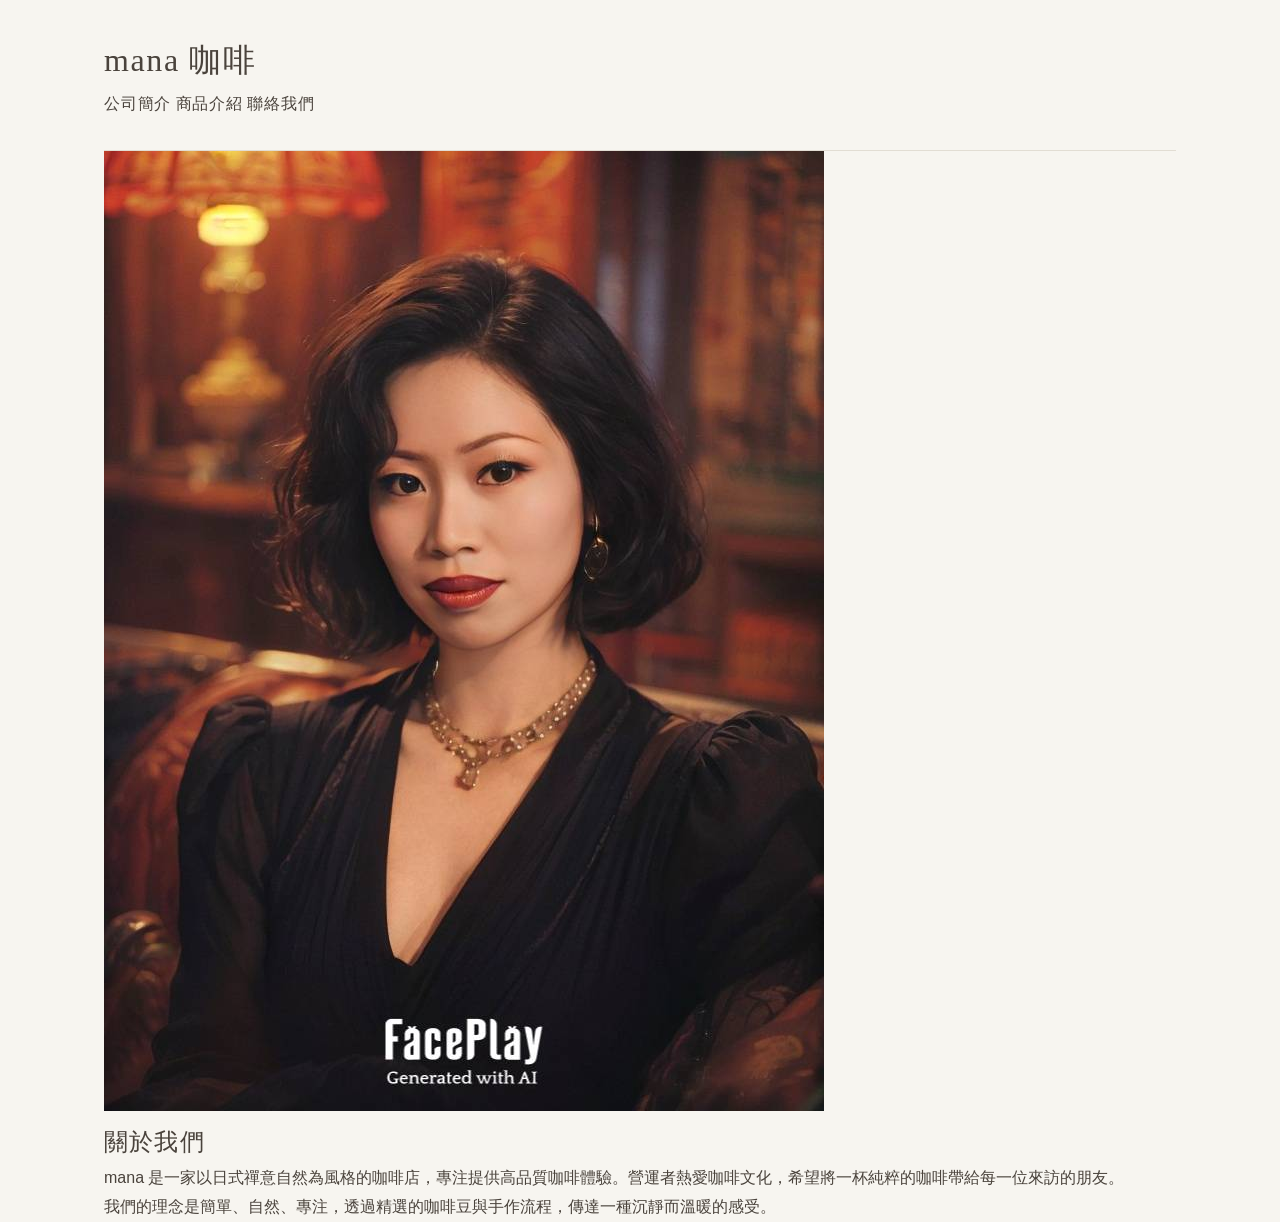
<file: about.html>
<!DOCTYPE html>
<html lang="zh-Hant">
<head>
    <meta charset="UTF-8">
    <meta name="viewport" content="width=device-width, initial-scale=1.0">
    <title>mana - 公司簡介</title>
    <link rel="stylesheet" href="css/style.css">
</head>
<body>
    <div class="container">
        <header>
            <h1>mana 咖啡</h1>
            <nav>
                <a href="about.html">公司簡介</a>
                <a href="products.html">商品介紹</a>
                <a href="contact.html">聯絡我們</a>
            </nav>
        </header>

        <section class="profile">
            <img src="images/owner.jpg" alt="營運者照片">
            <div>
                <h2>關於我們</h2>
                <p>mana 是一家以日式禪意自然為風格的咖啡店，專注提供高品質咖啡體驗。營運者熱愛咖啡文化，希望將一杯純粹的咖啡帶給每一位來訪的朋友。</p>
                <p>我們的理念是簡單、自然、專注，透過精選的咖啡豆與手作流程，傳達一種沉靜而溫暖的感受。</p>
            </div>
        </section>
    </div>
</body>
</html>
</file>
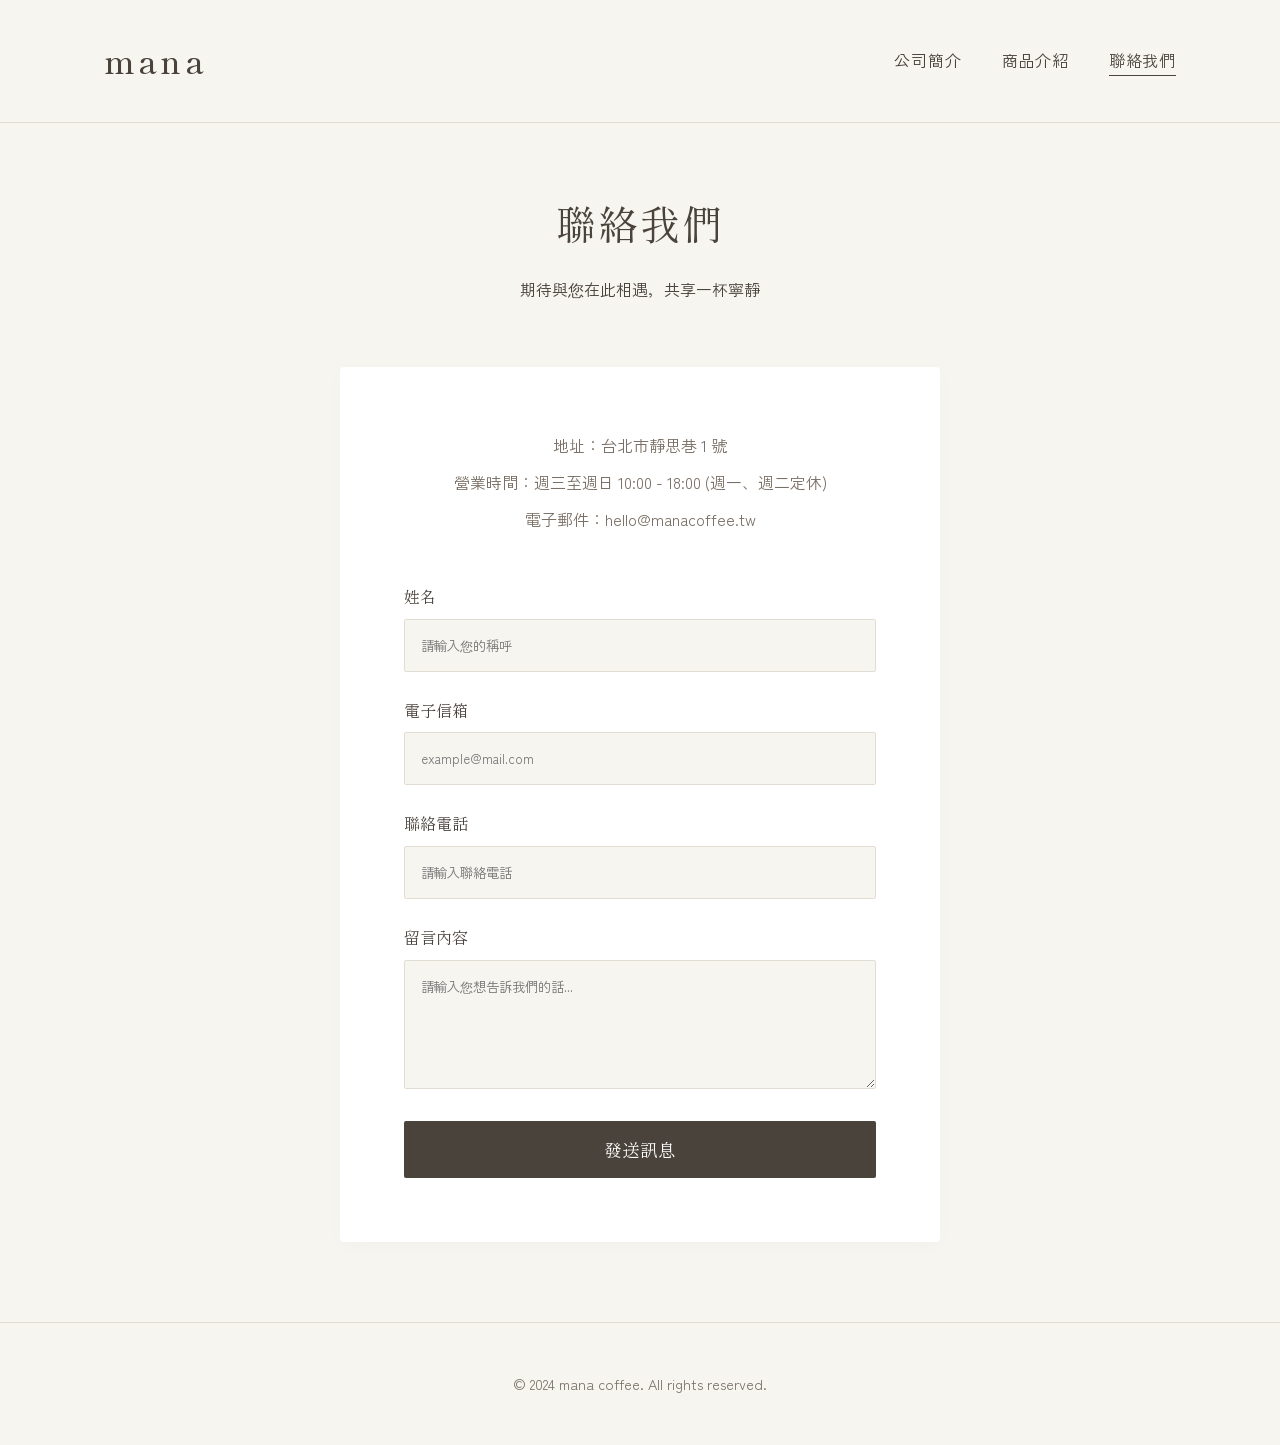
<file: contact.html>
<!DOCTYPE html>
<html lang="zh-Hant">
<head>
    <meta charset="UTF-8">
    <meta name="viewport" content="width=device-width, initial-scale=1.0">
    <title>mana - 聯絡我們</title>
    <link rel="preconnect" href="https://fonts.googleapis.com">
    <link rel="preconnect" href="https://fonts.gstatic.com" crossorigin>
    <link href="https://fonts.googleapis.com/css2?family=Shippori+Mincho:wght@400;500;600&family=Zen+Kaku+Gothic+New:wght@400;500&display=swap" rel="stylesheet">
    <link rel="stylesheet" href="css/style.css">
</head>
<body>

    <header>
        <div class="container nav-wrap">
            <div class="logo">mana</div>
            <nav>
                <ul>
                    <li><a href="index.html">公司簡介</a></li>
                    <li><a href="products.html">商品介紹</a></li>
                    <li><a href="contact.html" class="active">聯絡我們</a></li>
                </ul>
            </nav>
        </div>
    </header>

    <main class="container">
        <div class="page-header">
            <h1>聯絡我們</h1>
            <p>期待與您在此相遇，共享一杯寧靜</p>
        </div>

        <div class="contact-section">
            <div class="contact-info">
                <p>地址：台北市靜思巷 1 號</p>
                <p>營業時間：週三至週日 10:00 - 18:00 (週一、週二定休)</p>
                <p>電子郵件：hello@manacoffee.tw</p>
            </div>

            <form id="contact-form">
                <div class="form-group">
                    <label for="name">姓名</label>
                    <input type="text" id="name" name="name" required placeholder="請輸入您的稱呼">
                </div>
                <div class="form-group">
                    <label for="email">電子信箱</label>
                    <input type="email" id="email" name="email" required placeholder="example@mail.com">
                </div>
                <div class="form-group">
                    <label for="phone">聯絡電話</label>
                    <input type="tel" id="phone" name="phone" required placeholder="請輸入聯絡電話">
                </div>
                <div class="form-group">
                    <label for="message">留言內容</label>
                    <textarea id="message" name="message" rows="5" required placeholder="請輸入您想告訴我們的話..."></textarea>
                </div>
                <button type="submit" id="submit-btn">發送訊息</button>
            </form>
        </div>
    </main>

    <footer>
        <div class="container">
            <p>&copy; 2024 mana coffee. All rights reserved.</p>
        </div>
    </footer>

    <script>
        // 將您貼上的字串轉換為完整的 Google Apps Script 執行網址
        const scriptId = 'AKfycbwijpze2iaqUs9VWwdpGZx84-N5RVAHLDCQLAgbnkRAa4gz2sxY3hDLrAPVHFXbRxBU';
        const scriptURL = `https://script.google.com/macros/s/${scriptId}/exec`;
        const form = document.getElementById('contact-form');
        const submitBtn = document.getElementById('submit-btn');

        form.addEventListener('submit', e => {
            e.preventDefault();

            submitBtn.textContent = '發送中...';
            submitBtn.disabled = true;

            fetch(scriptURL, { method: 'POST', body: new FormData(form), mode: 'no-cors' })
                .then(response => {
                    alert('感謝您的來信，我們將盡快回覆您！');
                    form.reset();
                    submitBtn.textContent = '發送訊息';
                    submitBtn.disabled = false;
                })
                .catch(error => {
                    console.error('Error!', error.message);
                    alert('發生錯誤，請稍後再試！');
                    submitBtn.textContent = '發送訊息';
                    submitBtn.disabled = false;
                });
        });
    </script>

</body>
</html>
</file>
<file: css/style.css>
/* style.css - mana coffee shop */
:root {
  --bg-color: #f7f5f0; /* Soft natural paper/sand */
  --text-main: #4a433c; /* Dark brown/grey */
  --text-light: #7a7066;
  --accent-color: #8b7d6b; /* Earthy wood tone */
  --accent-hover: #a1917f;
  --border-color: #e2ddd3;
  --white: #ffffff;
  --font-heading: "Shippori Mincho", serif;
  --font-body: "Zen Kaku Gothic New", sans-serif;
}

* {
  margin: 0;
  padding: 0;
  box-sizing: border-box;
}

body {
  font-family: var(--font-body);
  background-color: var(--bg-color);
  color: var(--text-main);
  line-height: 1.8;
  -webkit-font-smoothing: antialiased;
}

h1,
h2,
h3,
h4 {
  font-family: var(--font-heading);
  font-weight: 400;
  letter-spacing: 0.05em;
  color: var(--text-main);
}

a {
  color: var(--text-main);
  text-decoration: none;
  transition: color 0.3s ease;
}

a:hover {
  color: var(--accent-hover);
}

.container {
  max-width: 1200px;
  margin: 0 auto;
  padding: 0 5%;
}

/* Header & Navigation */
header {
  padding: 2rem 0;
  border-bottom: 1px solid var(--border-color);
}

.nav-wrap {
  display: flex;
  justify-content: space-between;
  align-items: center;
}

.logo {
  font-family: var(--font-heading);
  font-size: 2rem;
  font-weight: 500;
  letter-spacing: 0.1em;
}

nav ul {
  display: flex;
  list-style: none;
  gap: 2.5rem;
}

nav a {
  font-size: 1rem;
  letter-spacing: 0.05em;
  position: relative;
}

nav a::after {
  content: "";
  position: absolute;
  width: 0;
  height: 1px;
  bottom: -4px;
  left: 0;
  background-color: var(--text-main);
  transition: width 0.3s ease;
}

nav a:hover::after,
nav a.active::after {
  width: 100%;
}

/* Hero Section */
.hero {
  margin-top: 4rem;
  text-align: center;
}

.hero-img-wrap {
  width: 100%;
  height: 60vh;
  overflow: hidden;
  margin-bottom: 3rem;
  border-radius: 4px;
}

.hero-img-wrap img {
  width: 100%;
  height: 100%;
  object-fit: cover;
  display: block;
}

.hero h1 {
  font-size: 2.5rem;
  margin-bottom: 1rem;
}

.hero p {
  color: var(--text-light);
  font-size: 1.1rem;
  margin-bottom: 3rem;
}

/* Two Column Layout (Profile) */
.profile-section {
  display: flex;
  align-items: stretch;
  gap: 4rem;
  margin: 5rem 0;
  background: var(--white);
  padding: 4rem;
  border-radius: 4px;
  box-shadow: 0 4px 20px rgba(0, 0, 0, 0.02);
}

.profile-img {
  flex: 1;
}

.profile-img img {
  width: 100%;
  height: 100%;
  object-fit: cover;
  border-radius: 2px;
}

.profile-text {
  flex: 1;
  display: flex;
  flex-direction: column;
  justify-content: center;
}

.profile-text h2 {
  font-size: 2rem;
  margin-bottom: 1.5rem;
}

.profile-text p {
  margin-bottom: 1rem;
  color: var(--text-light);
}

/* Products Grid */
.page-header {
  text-align: center;
  margin: 4rem 0;
}

.page-header h1 {
  font-size: 2.5rem;
  margin-bottom: 1rem;
}

.product-grid {
  display: grid;
  grid-template-columns: repeat(auto-fit, minmax(300px, 1fr));
  gap: 3rem;
  margin-bottom: 5rem;
}

.product-card {
  background: var(--white);
  border-radius: 4px;
  overflow: hidden;
  box-shadow: 0 4px 20px rgba(0, 0, 0, 0.02);
  transition: transform 0.3s ease;
}

.product-card:hover {
  transform: translateY(-5px);
}

.product-img {
  width: 100%;
  height: 250px;
}

.product-img img {
  width: 100%;
  height: 100%;
  object-fit: cover;
}

.product-info {
  padding: 2rem;
  text-align: center;
}

.product-info h3 {
  font-size: 1.3rem;
  margin-bottom: 0.5rem;
}

.product-info p {
  color: var(--text-light);
  font-size: 0.95rem;
}

/* Contact Section */
.contact-section {
  max-width: 600px;
  margin: 0 auto 5rem;
  background: var(--white);
  padding: 4rem;
  border-radius: 4px;
  box-shadow: 0 4px 20px rgba(0, 0, 0, 0.02);
}

.contact-info {
  text-align: center;
  margin-bottom: 3rem;
}

.contact-info p {
  color: var(--text-light);
  margin-bottom: 0.5rem;
}

.form-group {
  margin-bottom: 1.5rem;
}

.form-group label {
  display: block;
  margin-bottom: 0.5rem;
  font-family: var(--font-heading);
  color: var(--text-main);
}

.form-group input,
.form-group textarea {
  width: 100%;
  padding: 1rem;
  border: 1px solid var(--border-color);
  background: var(--bg-color);
  font-family: var(--font-body);
  border-radius: 2px;
  transition: border-color 0.3s ease;
}

.form-group input:focus,
.form-group textarea:focus {
  outline: none;
  border-color: var(--accent-color);
}

button {
  width: 100%;
  padding: 1rem;
  background-color: var(--text-main);
  color: var(--white);
  border: none;
  font-family: var(--font-heading);
  font-size: 1.1rem;
  cursor: pointer;
  transition: background-color 0.3s ease;
  border-radius: 2px;
}

button:hover {
  background-color: var(--accent-hover);
}

/* Footer */
footer {
  text-align: center;
  padding: 3rem 0;
  border-top: 1px solid var(--border-color);
  margin-top: auto;
  color: var(--text-light);
  font-size: 0.9rem;
}

@media (max-width: 768px) {
  .profile-section {
    flex-direction: column;
    padding: 2rem;
    gap: 2rem;
  }

  nav ul {
    gap: 1.5rem;
  }
}
</file>
